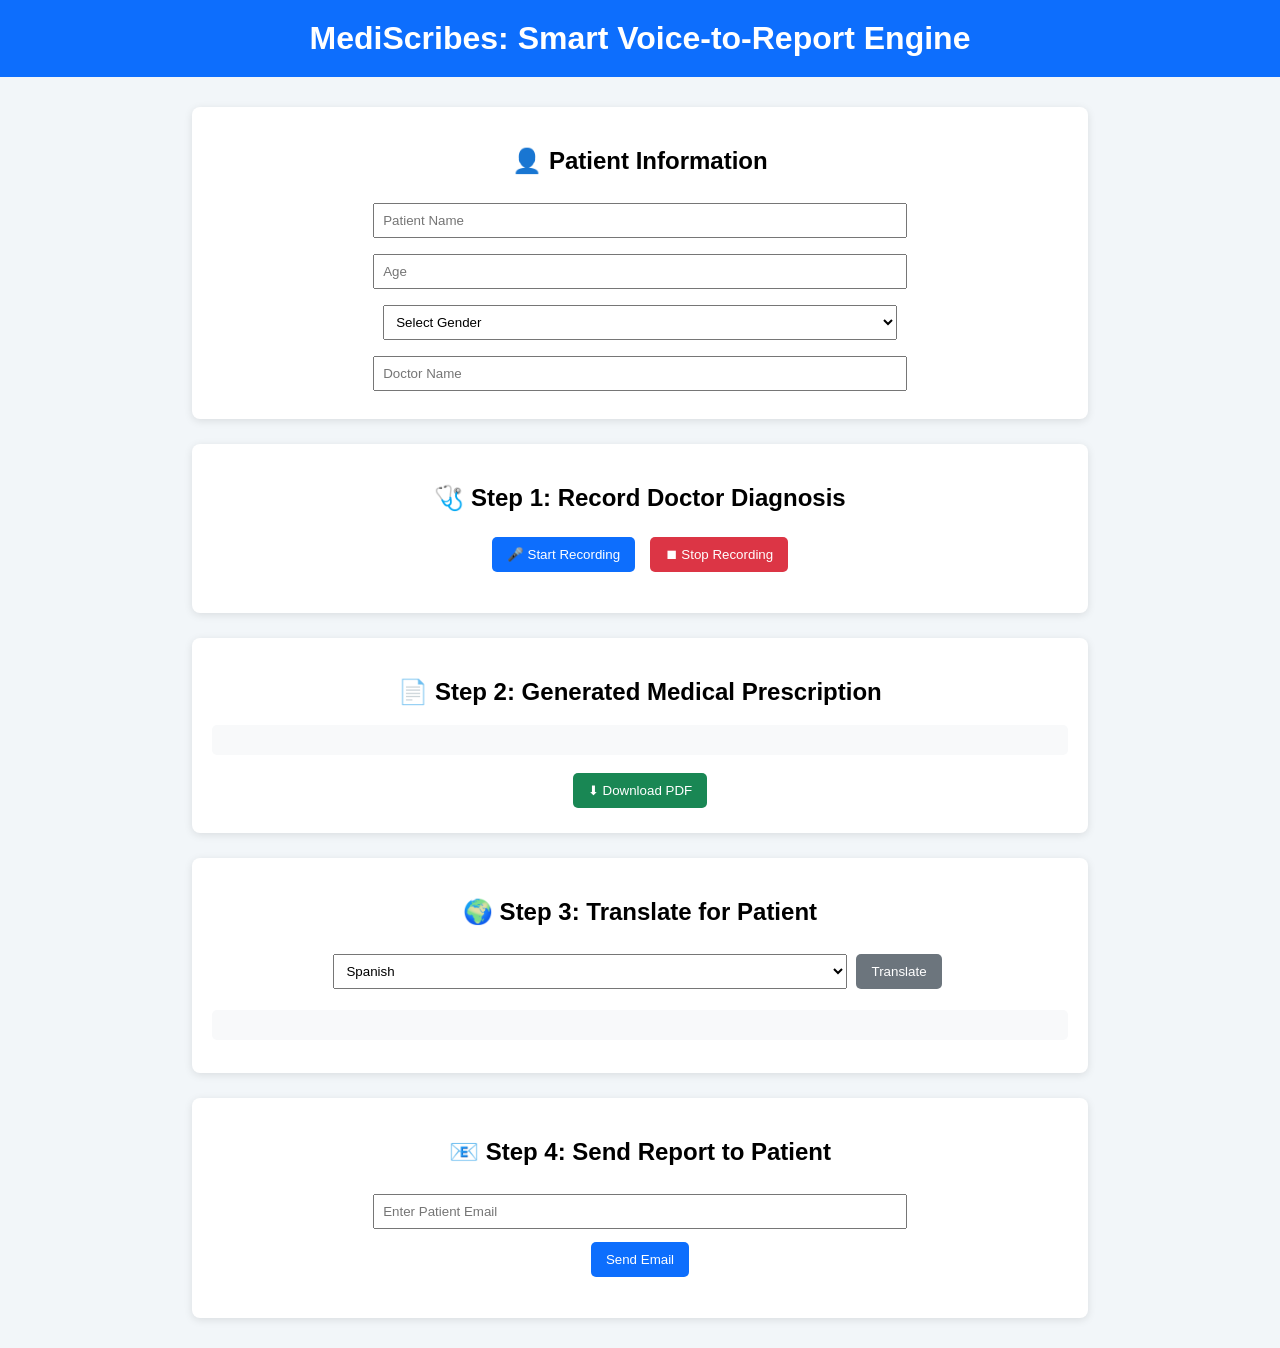
<file: index.html>
<!DOCTYPE html>
<html>
<head>
    <title>AI-Powered Voice-Based Medical Prescription System</title>

    <style>
        body {
            font-family: Arial, sans-serif;
            background-color: #f2f6f9;
            text-align: center;
            margin: 0;
            padding: 0;
        }

        h1 {
            background-color: #0d6efd;
            color: white;
            padding: 20px;
            margin: 0;
        }

        .container {
            width: 70%;
            margin: 30px auto;
        }

        .card {
            background: white;
            padding: 20px;
            margin-bottom: 25px;
            border-radius: 8px;
            box-shadow: 0 2px 8px rgba(0,0,0,0.1);
        }

        input, select {
            padding: 8px;
            width: 60%;
            margin: 8px 0;
        }

        button {
            padding: 10px 15px;
            margin: 5px;
            border: none;
            border-radius: 5px;
            cursor: pointer;
        }

        .primary-btn {
            background-color: #0d6efd;
            color: white;
        }

        .danger-btn {
            background-color: #dc3545;
            color: white;
        }

        .success-btn {
            background-color: #198754;
            color: white;
        }

        .secondary-btn {
            background-color: #6c757d;
            color: white;
        }

        pre {
            text-align: left;
            background: #f8f9fa;
            padding: 15px;
            border-radius: 5px;
            overflow-x: auto;
        }

        #status {
            font-weight: bold;
            margin-top: 10px;
        }
    </style>
</head>

<body>

<h1>MediScribes: Smart Voice-to-Report Engine</h1>

<div class="container">

    <!-- Patient Details -->
    <div class="card">
        <h2>👤 Patient Information</h2>

        <input type="text" id="patient_name" placeholder="Patient Name" required><br>
        <input type="number" id="age" placeholder="Age" required><br>

        <select id="gender" required>
            <option value="">Select Gender</option>
            <option>Male</option>
            <option>Female</option>
            <option>Other</option>
        </select><br>

        <input type="text" id="doctor_name" placeholder="Doctor Name" required>
    </div>

    <!-- Voice Recording -->
    <div class="card">
        <h2>🩺 Step 1: Record Doctor Diagnosis</h2>

        <button class="primary-btn" onclick="startRecording()">🎤 Start Recording</button>
        <button class="danger-btn" onclick="stopRecording()">⏹ Stop Recording</button>

        <p id="status"></p>
    </div>

    <!-- Generated Prescription -->
    <div class="card">
        <h2>📄 Step 2: Generated Medical Prescription</h2>
        <pre id="summary"></pre>

        <button class="success-btn" onclick="downloadPDF()">⬇ Download PDF</button>
    </div>

    <!-- Translation -->
    <div class="card">
        <h2>🌍 Step 3: Translate for Patient</h2>

        <select id="language">
            <option value="es">Spanish</option>
            <option value="fr">French</option>
            <option value="de">German</option>
            <option value="hi">Hindi</option>
            <option value="ar">Arabic</option>
        </select>

        <button class="secondary-btn" onclick="translateText()">Translate</button>

        <pre id="translated_summary"></pre>
    </div>

    <!-- Email Section -->
    <div class="card">
        <h2>📧 Step 4: Send Report to Patient</h2>

        <input type="email" id="email" placeholder="Enter Patient Email"><br>
        <button class="primary-btn" onclick="sendEmail()">Send Email</button>

        <p id="email_status"></p>
    </div>

</div>

<script>

let mediaRecorder;
let audioChunks = [];

function startRecording() {
    navigator.mediaDevices.getUserMedia({ audio: true })
        .then(stream => {
            mediaRecorder = new MediaRecorder(stream);
            mediaRecorder.start();
            document.getElementById("status").innerText = "🎙 Recording in progress...";

            mediaRecorder.ondataavailable = event => {
                audioChunks.push(event.data);
            };
        });
}

function stopRecording() {
    mediaRecorder.stop();
    document.getElementById("status").innerText = "🧠 Processing diagnosis...";

    mediaRecorder.onstop = () => {
        let audioBlob = new Blob(audioChunks, { type: 'audio/wav' });
        audioChunks = [];

        let formData = new FormData();
        formData.append("audio", audioBlob);
        formData.append("patient_name", document.getElementById("patient_name").value);
        formData.append("age", document.getElementById("age").value);
        formData.append("gender", document.getElementById("gender").value);
        formData.append("doctor_name", document.getElementById("doctor_name").value);

        fetch("/record", {
            method: "POST",
            body: formData
        })
        .then(response => response.json())
        .then(data => {
            document.getElementById("summary").innerText = data.summary;
            document.getElementById("status").innerText = "✅ Report Generated Successfully";
        })
        .catch(error => {
            document.getElementById("status").innerText = "❌ Error occurred";
            console.error(error);
        });
    };
}

function downloadPDF() {
    window.location.href = "/download";
}

function translateText() {
    let summary = document.getElementById("summary").innerText;
    let language = document.getElementById("language").value;

    fetch("/translate", {
        method: "POST",
        headers: { "Content-Type": "application/json" },
        body: JSON.stringify({ summary: summary, language: language })
    })
    .then(response => response.json())
    .then(data => {
        document.getElementById("translated_summary").innerText = data.translated_summary;
    });
}

function sendEmail() {
    let email = document.getElementById("email").value;
    let summary = document.getElementById("summary").innerText;

    fetch("/send-email", {
        method: "POST",
        headers: { "Content-Type": "application/json" },
        body: JSON.stringify({ email: email, summary: summary })
    })
    .then(response => response.json())
    .then(data => {
        document.getElementById("email_status").innerText = "✅ Email Sent Successfully";
    })
    .catch(error => {
        document.getElementById("email_status").innerText = "❌ Email Failed";
    });
}

</script>

</body>
</html>
</file>
